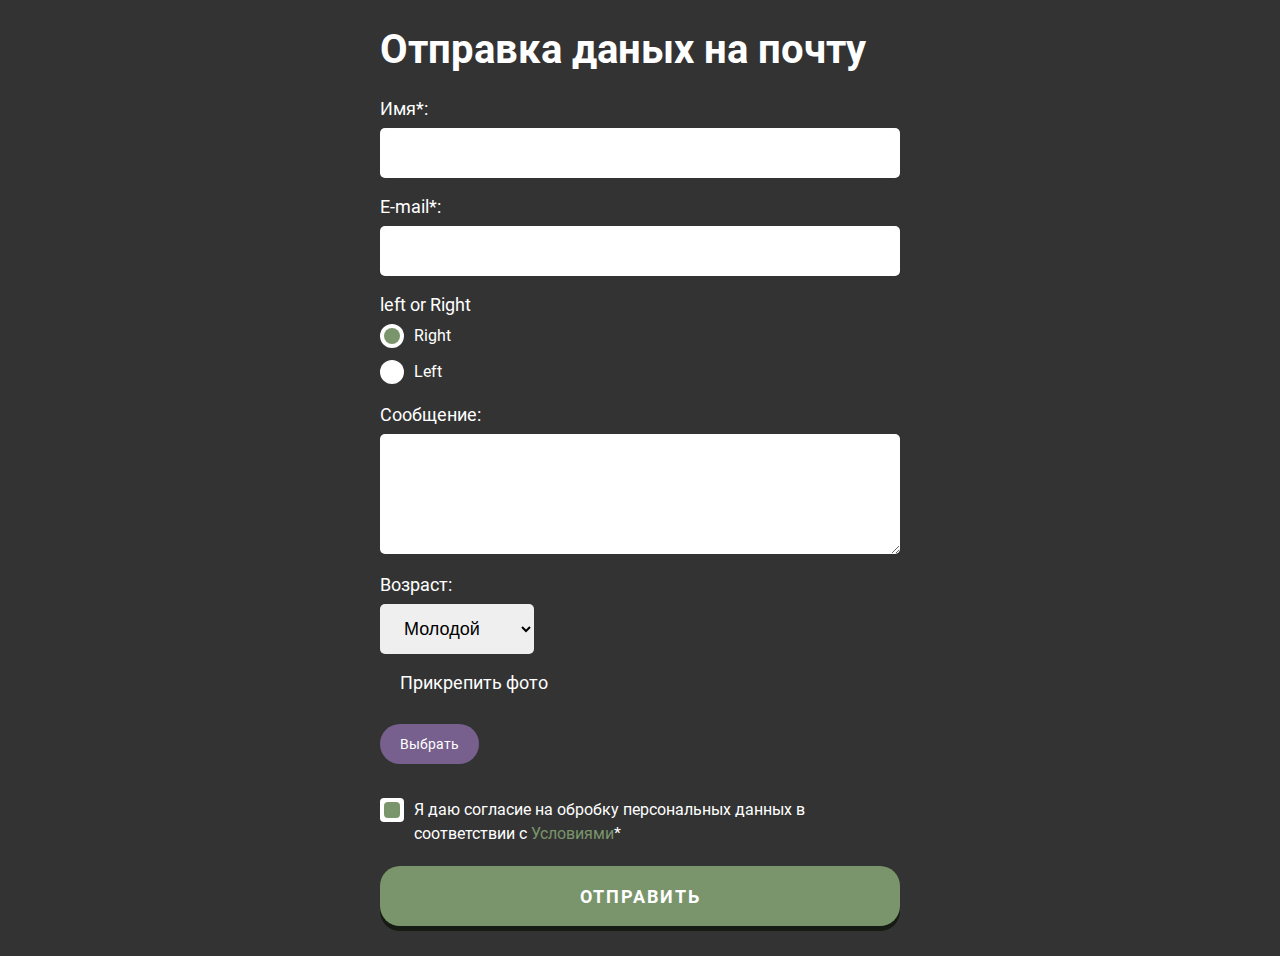
<file: index.html>
<!DOCTYPE html>
<html lang="en">
<head>
    <meta charset="UTF-8">
    <meta name="viewport" content="width=device-width, initial-scale=1.0">
    <meta http-equiv="X-UA-Compatible" content="ie=edge">
    <title>Template</title>
    <link rel="stylesheet" href="css/style.css">
</head>
<body>
    
    <div class="wrapper">
        <div class="form">
            <form action="#" id="form" class="form__body">
                <h1 class="form__title">Отправка даных на почту</h1>
                <div class="form__item">
                    <label for="formName" class="form__label">Имя*:</label>
                    <input id="formName" type="text" name="name" class="form__input _req">
                </div>
                <div class="form__item">
                    <label for="formEmail" class="form__label">E-mail*:</label>
                    <input id="formEmail" type="text" name="email" class="form__input _req _email">
                </div>
                <div class="form__item">
                    <div class="form__label">left or Right</div>
                    <div class="options">
                        <div class="options__item">
                            <input id="formRightHander" checked type="radio" value="right" name="hand" class="options__input">
                            <label for="formRightHander" class="options__label"><span>Right</span></label>
                        </div>
                        <div class="options__item">
                            <input id="formLeftHander" type="radio" value="left" name="hand" class="options__input">
                            <label for="formLeftHander" class="options__label"><span>Left</span></label>
                        </div>
                    </div>
                </div>
                <div class="form__item">
                    <label for="formMessage" class="form__label">Сообщение:</label>
                    <textarea name="Message" id="formMessage" class="form__input"></textarea>
                </div>
                <div class="form__item">
                    <div class="form__label">Возраст:</div>
                    <select name="age" class="select">
                        <option value="от 18 до 25" selected>Молодой</option>
                        <option value="от 25 45">Страрый</option>
                        <option value="от 45">Супер стар</option>
                    </select>
                </div>
                <div class="form__item">
                    <div class="form__input">Прикрепить фото</div>
                    <div class="file">
                        <div class="fie__item">
                            <input id="formImage" accept=".jpg, .png, .gif" type="file" name="image" class="file__input">
                            <div class="file__button">Выбрать</div>
                        </div>
                        <div id="formPreview" class="file__preview"></div>
                    </div>
                </div>
                <div class="form__item">
                    <div class="checkbox">
                        <input checked id="formAgreement" type="checkbox" name="agreement" class="checkbox__input _req">
                        <label for="formAgreement" class="checkbox__label">
                            <span>Я даю согласие на обробку персональных данных в соответствии с <a href="#">Условиями</a>*</span>
                        </label>
                    </div>
                </div>
                <button type="submit" class="form__button">Отправить</button>
            </form>
        </div>
    </div>

    <script src="js/script.js"></script>
</body>
</html>
</file>
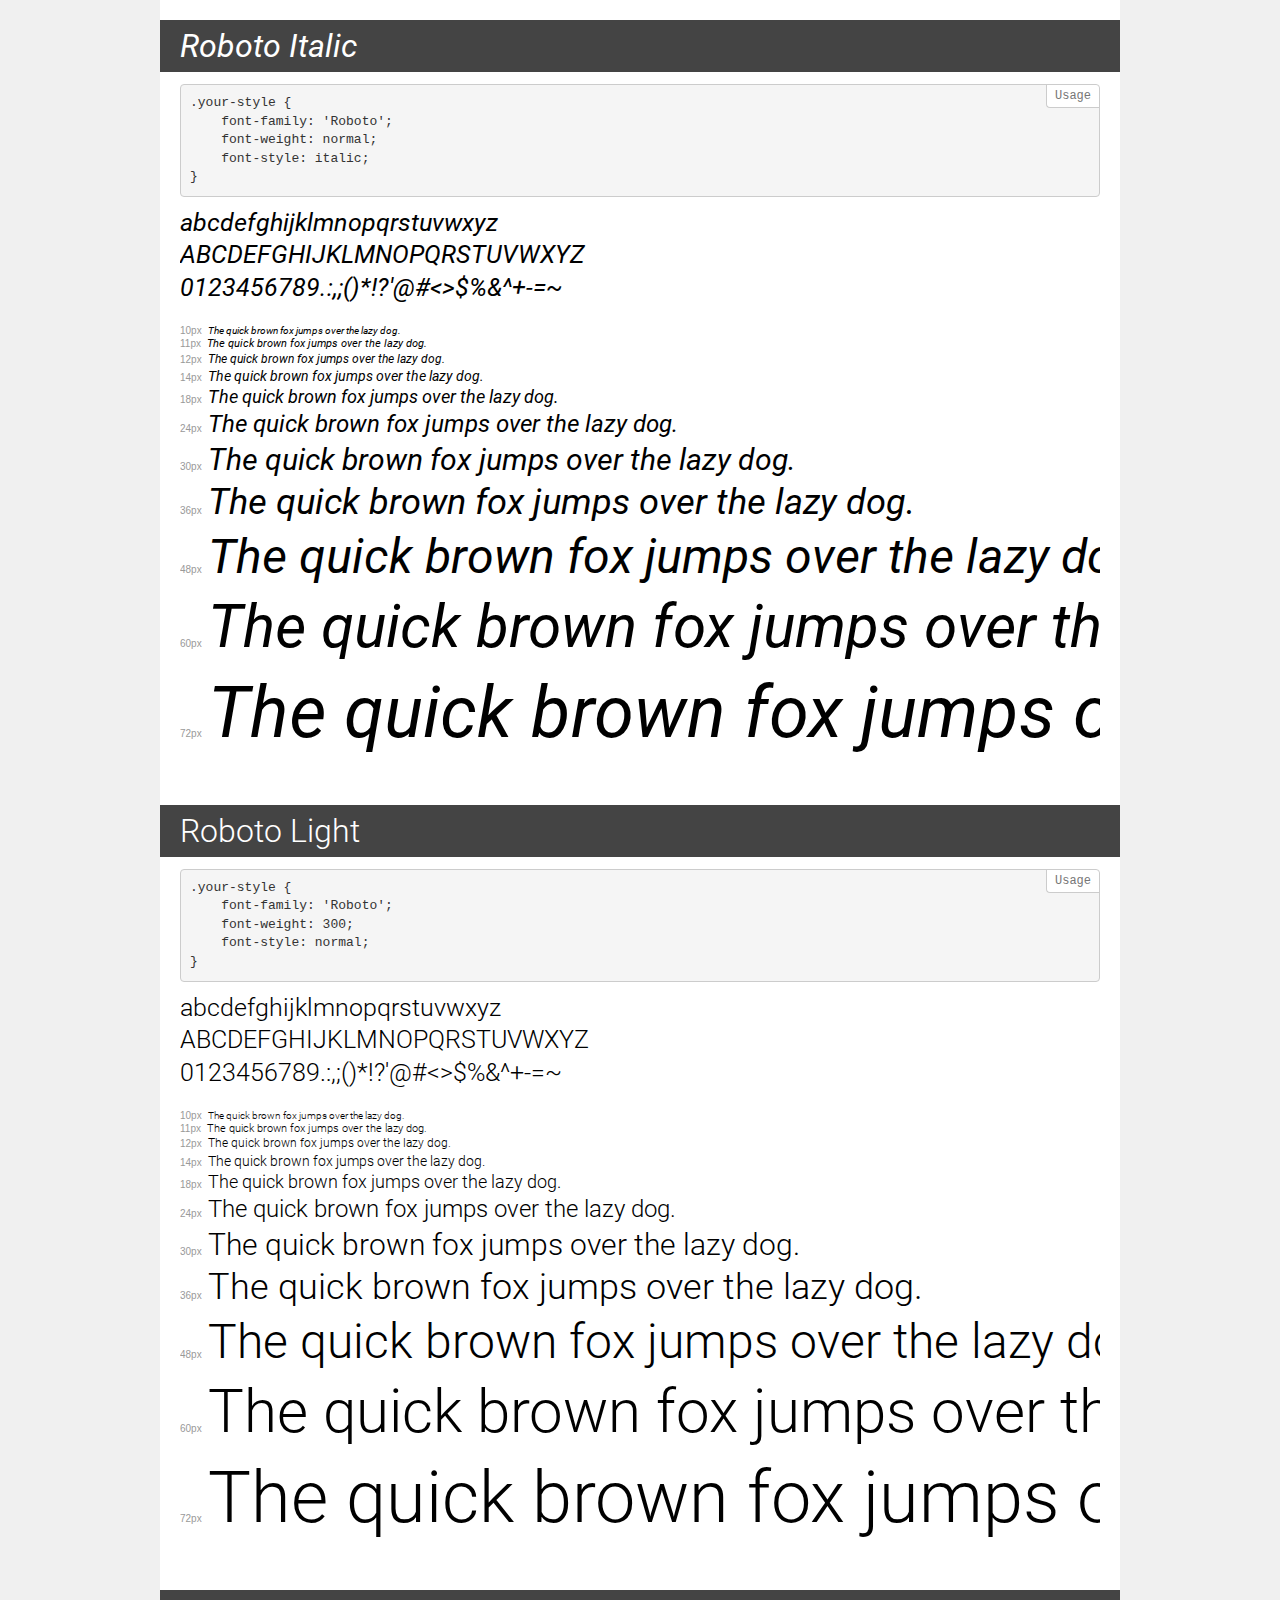
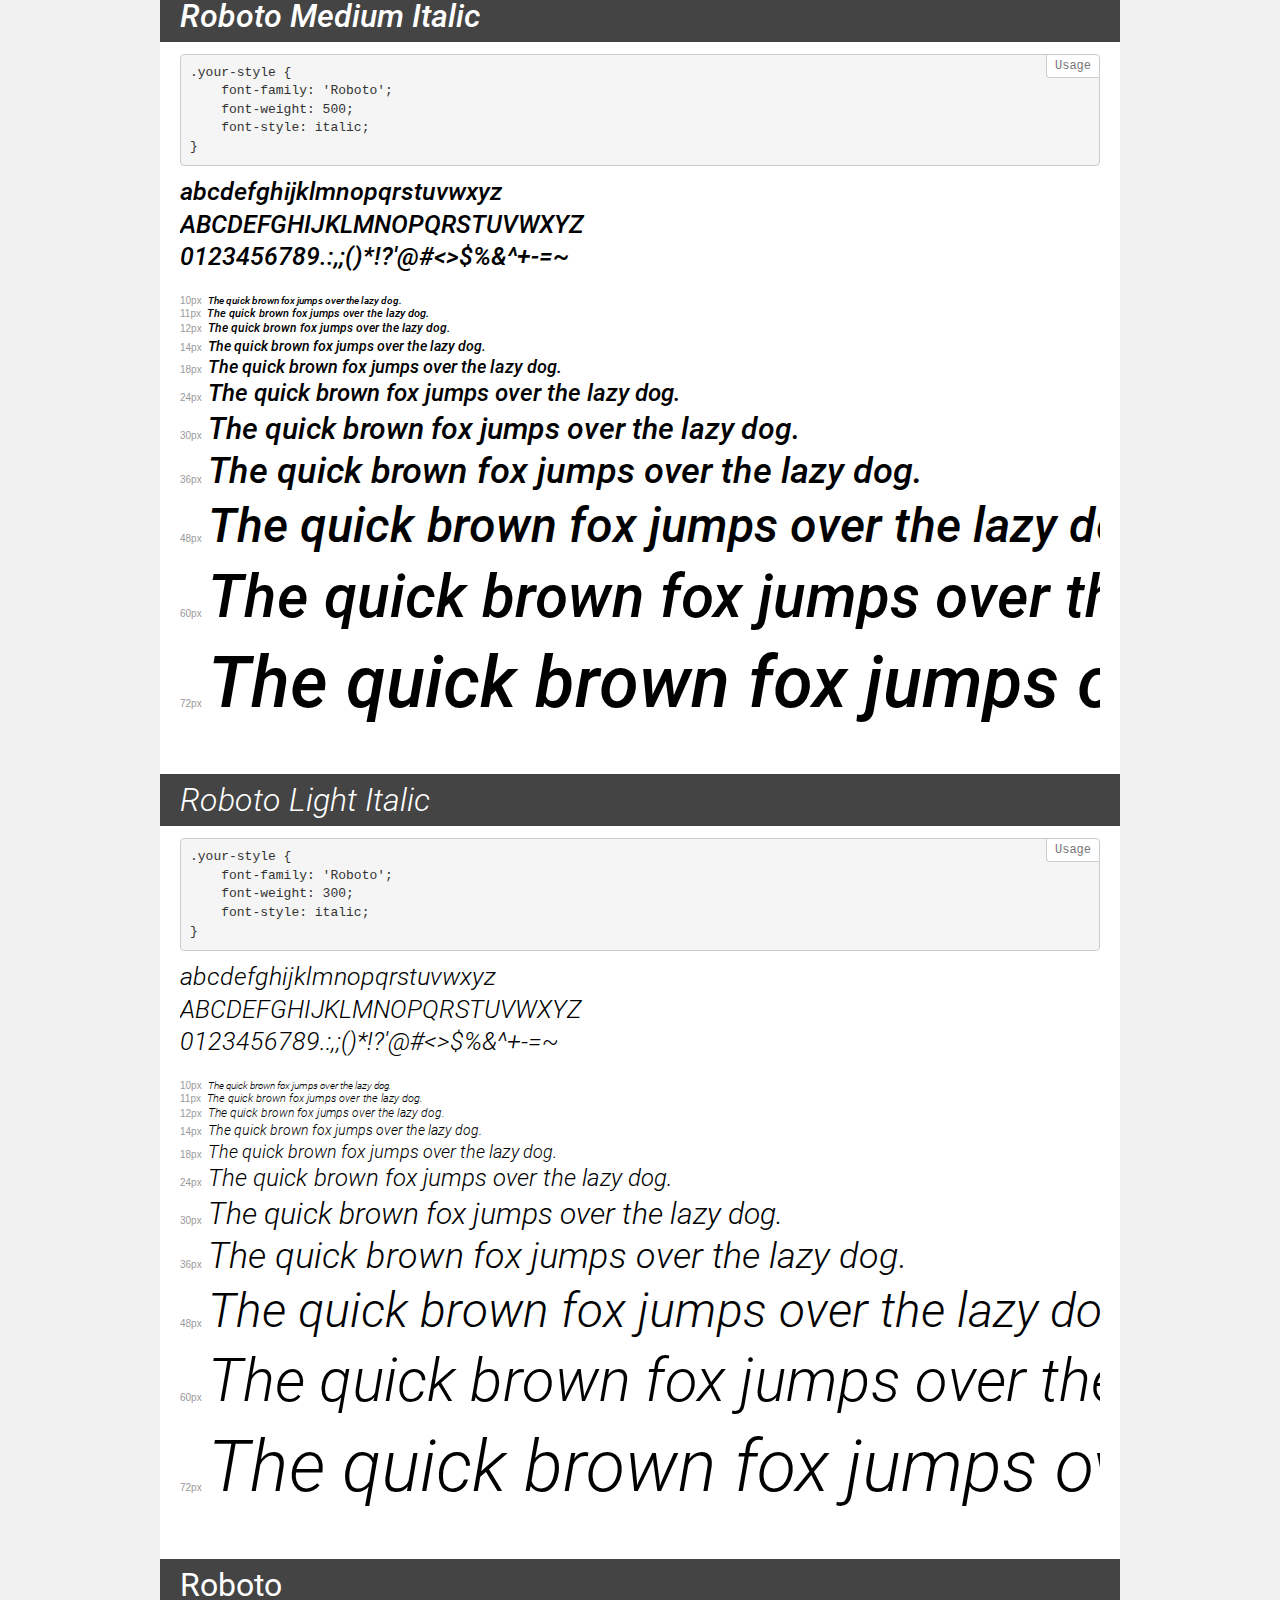
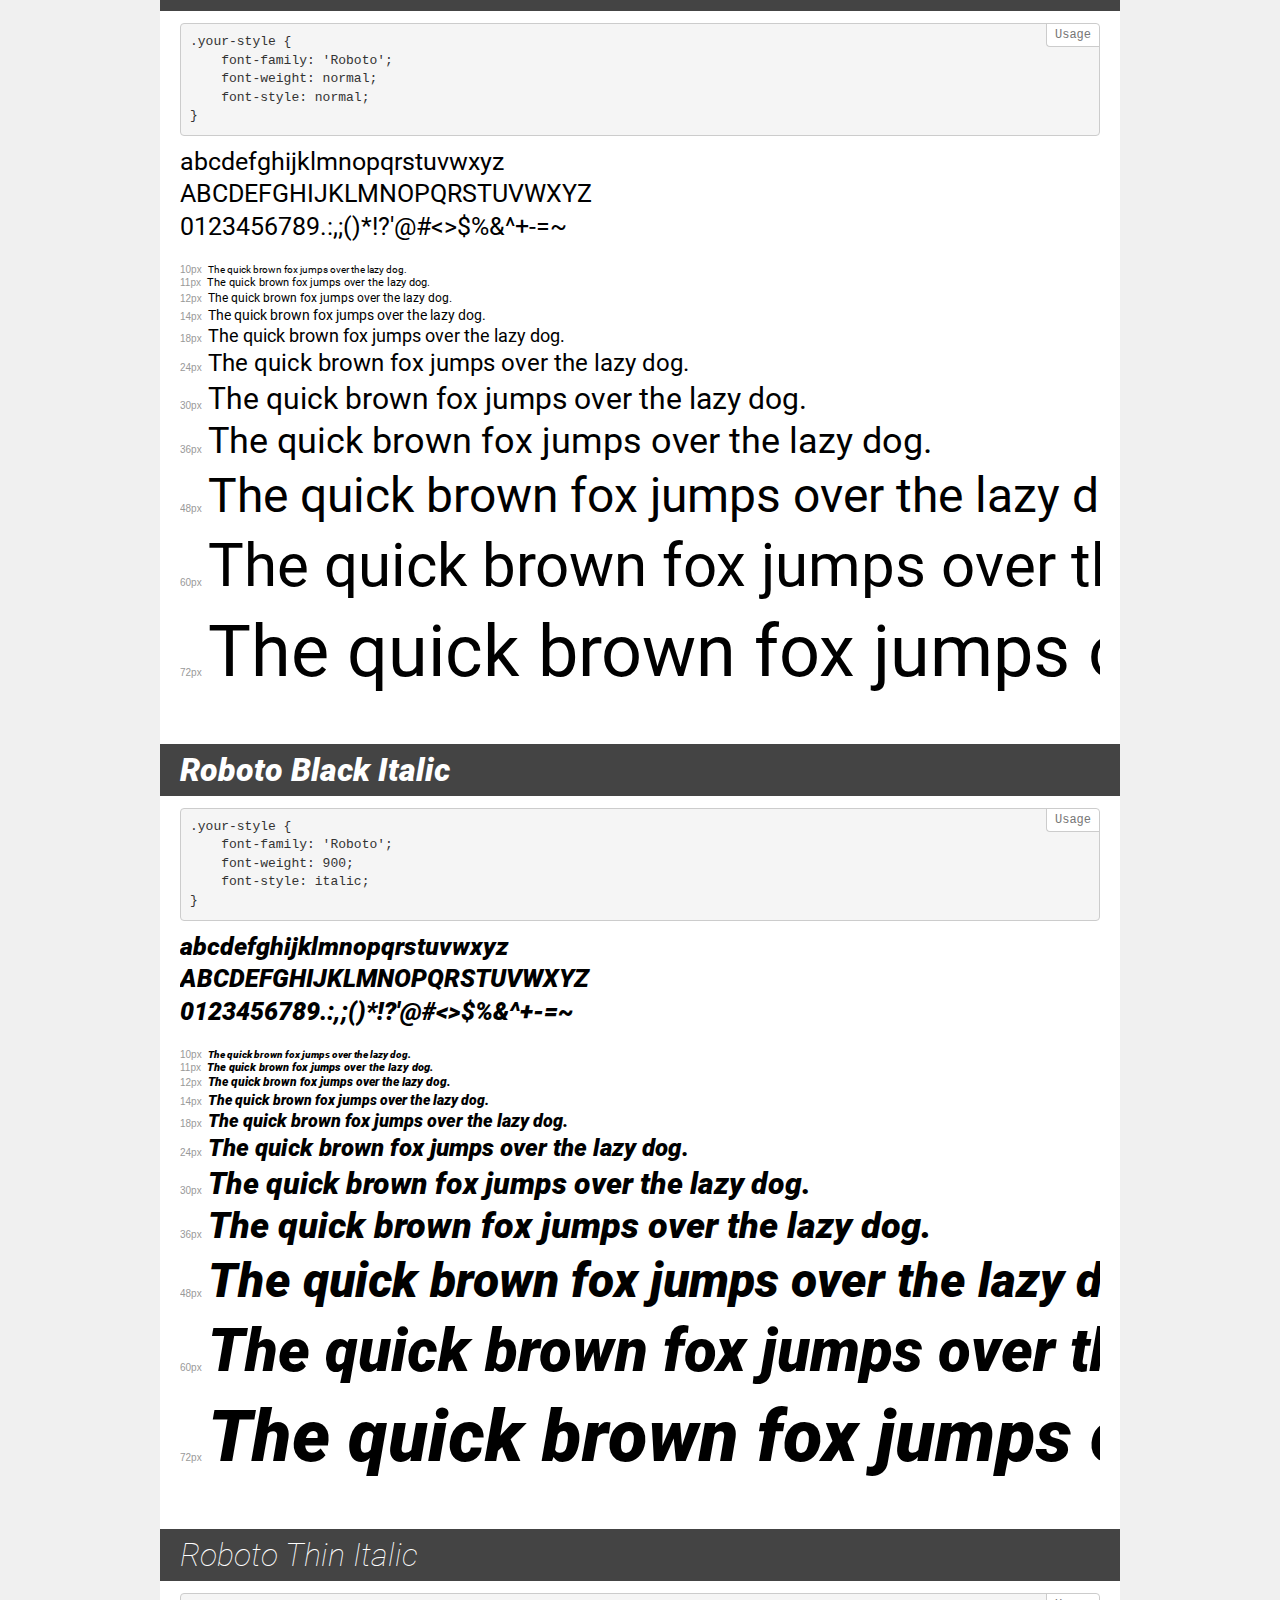
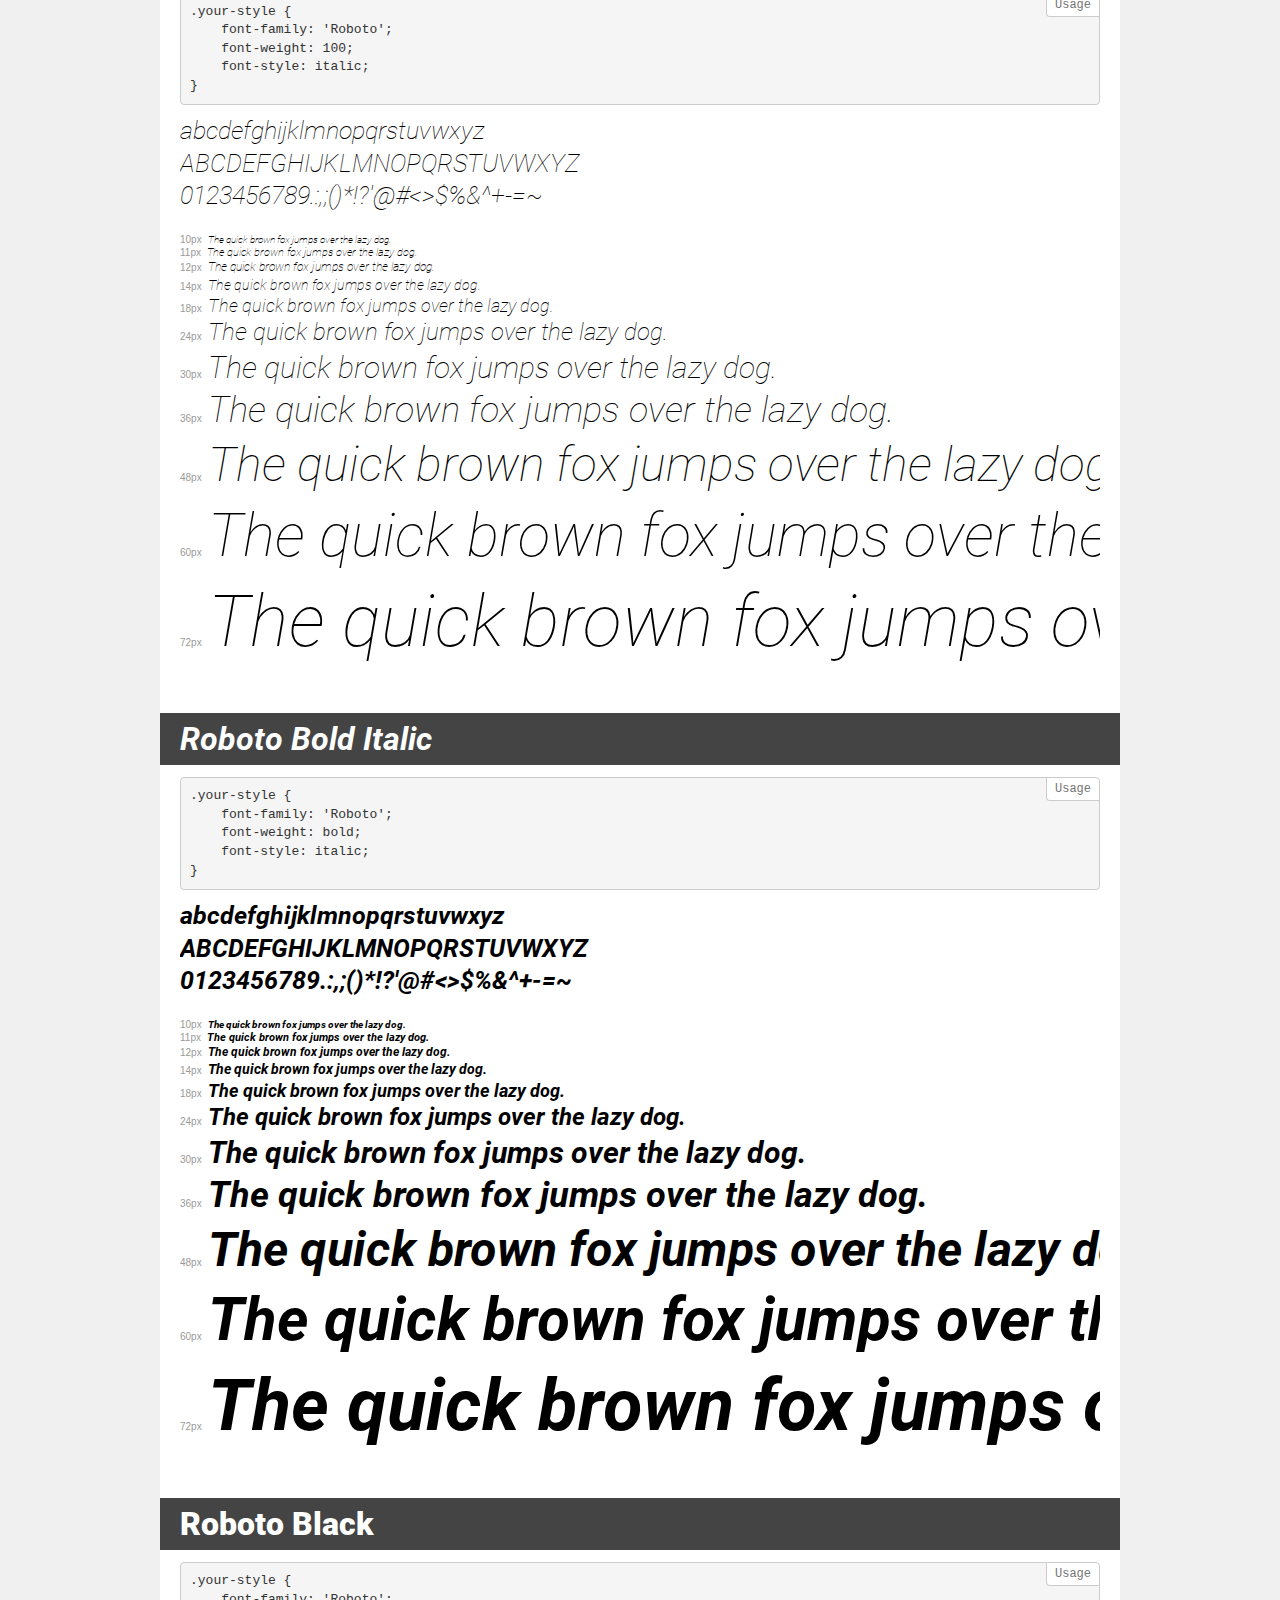
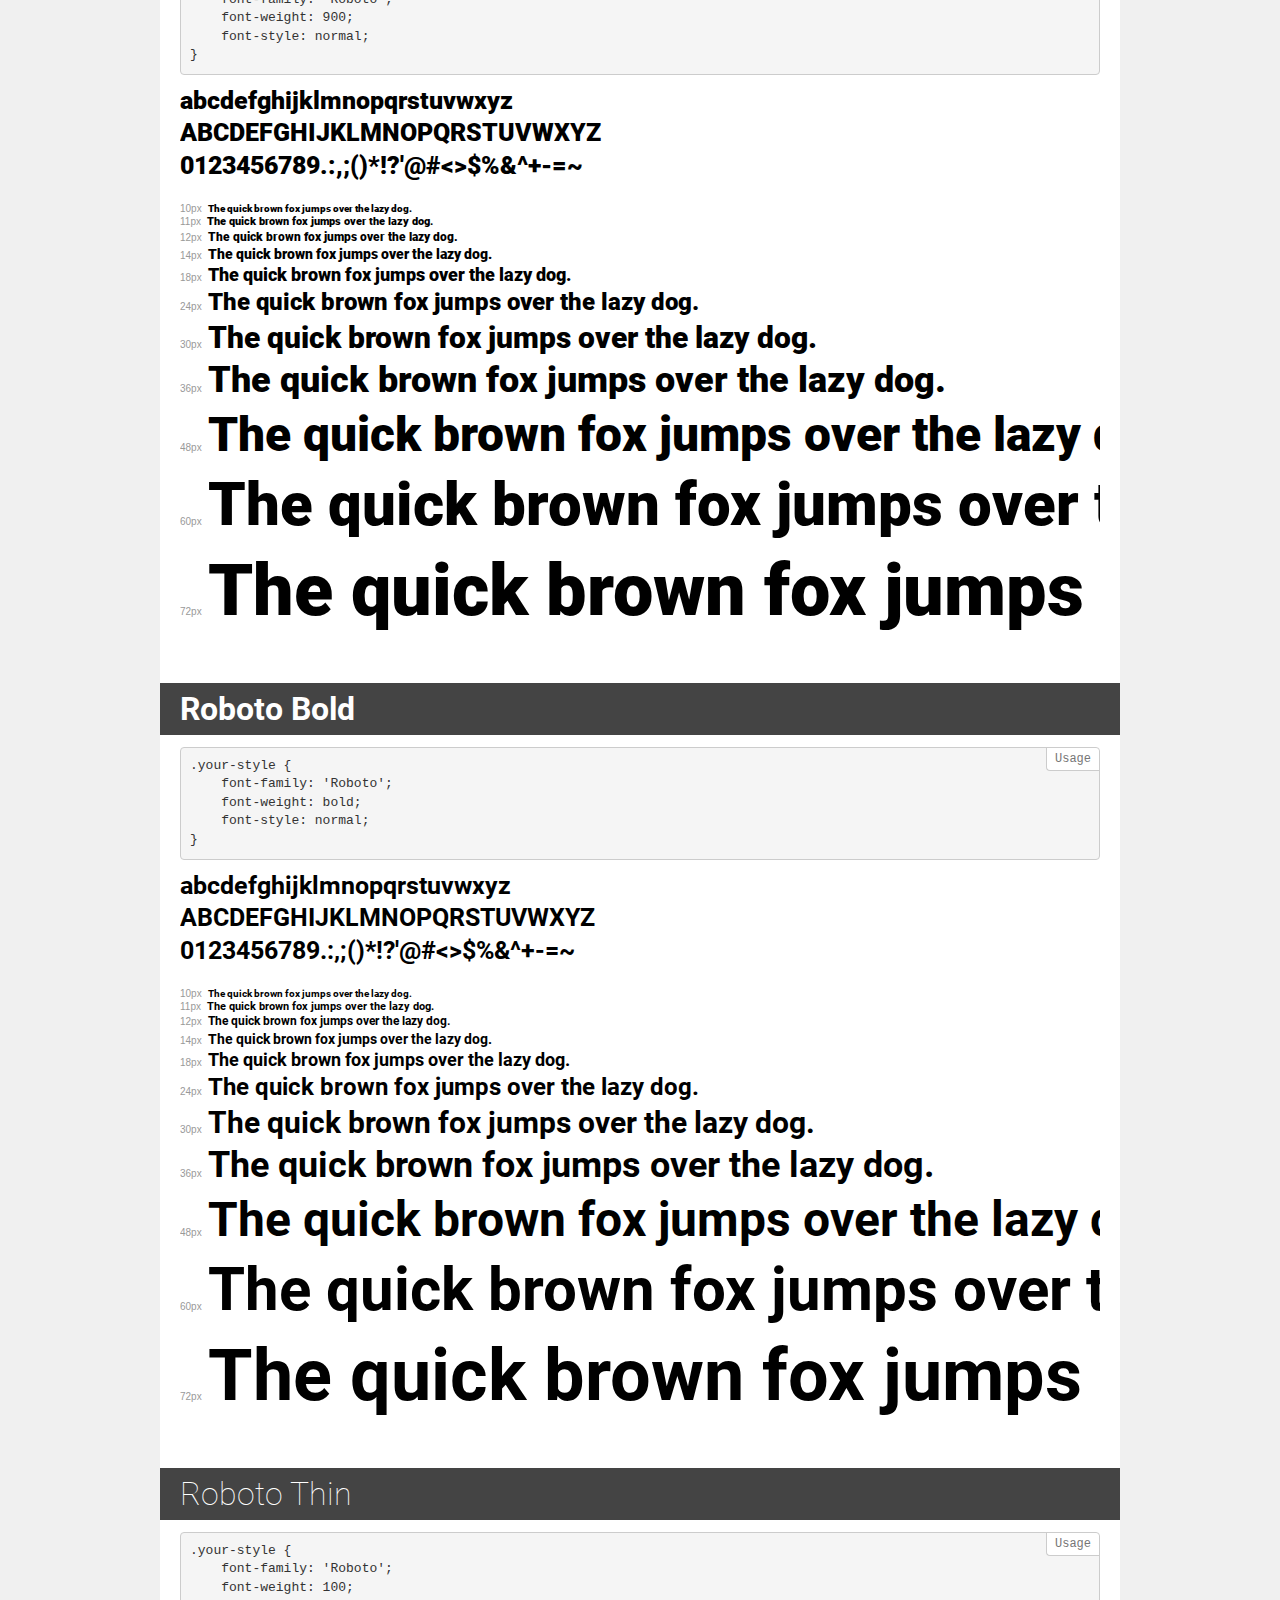
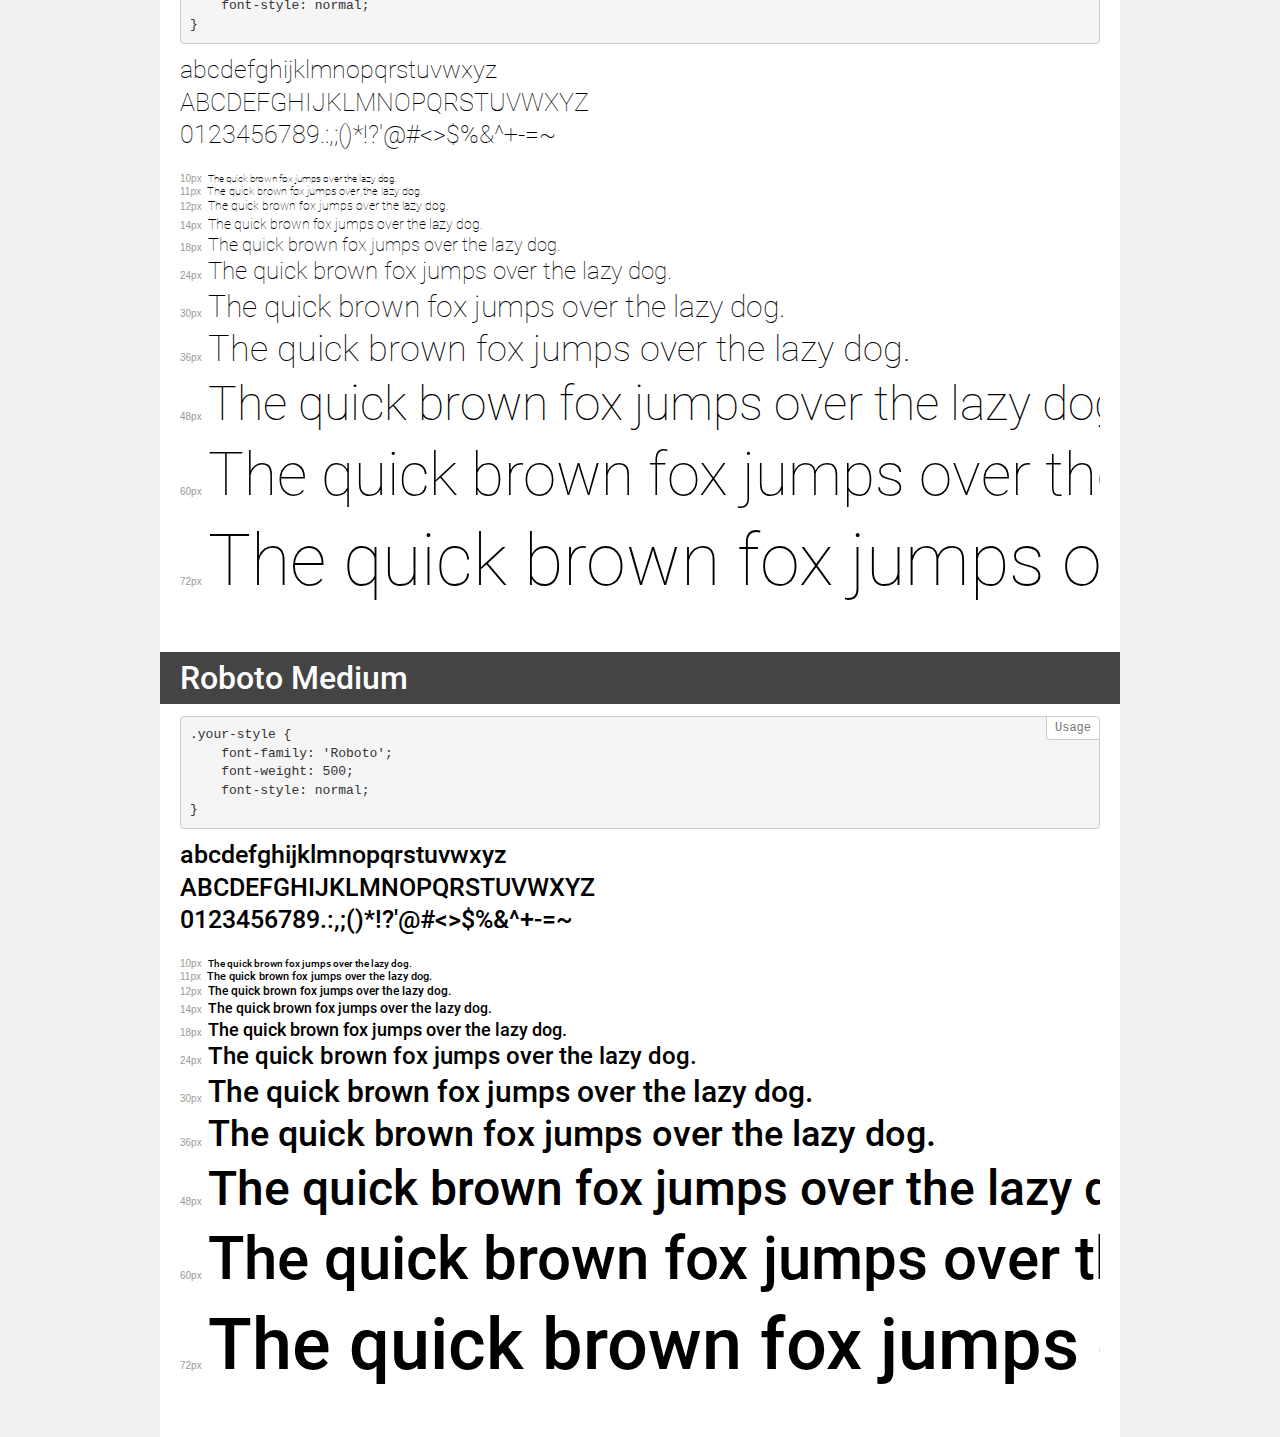
<file: fonts/Roboto/demo.html>
<!DOCTYPE html>
<html lang="en">
<head>
    <meta charset="utf-8">
    <meta http-equiv="X-UA-Compatible" content="IE=edge">
    <meta name="viewport" content="width=device-width, initial-scale=1">
    <meta name="robots" content="noindex, noarchive">
    <meta name="format-detection" content="telephone=no">
    <title>Transfonter demo</title>
    <link href="stylesheet.css" rel="stylesheet">
    <style>
        /*
        http://meyerweb.com/eric/tools/css/reset/
        v2.0 | 20110126
        License: none (public domain)
        */
        html, body, div, span, applet, object, iframe,
        h1, h2, h3, h4, h5, h6, p, blockquote, pre,
        a, abbr, acronym, address, big, cite, code,
        del, dfn, em, img, ins, kbd, q, s, samp,
        small, strike, strong, sub, sup, tt, var,
        b, u, i, center,
        dl, dt, dd, ol, ul, li,
        fieldset, form, label, legend,
        table, caption, tbody, tfoot, thead, tr, th, td,
        article, aside, canvas, details, embed,
        figure, figcaption, footer, header, hgroup,
        menu, nav, output, ruby, section, summary,
        time, mark, audio, video {
            margin: 0;
            padding: 0;
            border: 0;
            font-size: 100%;
            font: inherit;
            vertical-align: baseline;
        }
        /* HTML5 display-role reset for older browsers */
        article, aside, details, figcaption, figure,
        footer, header, hgroup, menu, nav, section {
            display: block;
        }
        body {
            line-height: 1;
        }
        ol, ul {
            list-style: none;
        }
        blockquote, q {
            quotes: none;
        }
        blockquote:before, blockquote:after,
        q:before, q:after {
            content: '';
            content: none;
        }
        table {
            border-collapse: collapse;
            border-spacing: 0;
        }
        /* demo styles */
        body {
            background: #f0f0f0;
            color: #000;
        }
        .page {
            background: #fff;
            width: 920px;
            margin: 0 auto;
            padding: 20px 20px 0 20px;
            overflow: hidden;
        }
        .font-container {
            overflow-x: auto;
            overflow-y: hidden;
            margin-bottom: 40px;
            line-height: 1.3;
            white-space: nowrap;
            padding-bottom: 5px;
        }
        h1 {
            position: relative;
            background: #444;
            font-size: 32px;
            color: #fff;
            padding: 10px 20px;
            margin: 0 -20px 12px -20px;
        }
        .letters {
            font-size: 25px;
            margin-bottom: 20px;
        }
        .s10:before {
            content: '10px';
        }
        .s11:before {
            content: '11px';
        }
        .s12:before {
            content: '12px';
        }
        .s14:before {
            content: '14px';
        }
        .s18:before {
            content: '18px';
        }
        .s24:before {
            content: '24px';
        }
        .s30:before {
            content: '30px';
        }
        .s36:before {
            content: '36px';
        }
        .s48:before {
            content: '48px';
        }
        .s60:before {
            content: '60px';
        }
        .s72:before {
            content: '72px';
        }
        .s10:before, .s11:before, .s12:before, .s14:before,
        .s18:before, .s24:before, .s30:before, .s36:before,
        .s48:before, .s60:before, .s72:before {
            font-family: Arial, sans-serif;
            font-size: 10px;
            font-weight: normal;
            font-style: normal;
            color: #999;
            padding-right: 6px;
        }
        pre {
            display: block;
            position: relative;
            padding: 9px;
            margin: 0 0 10px;
            font-family: Monaco, Menlo, Consolas, "Courier New", monospace;
            font-size: 13px;
            line-height: 1.428571429;
            color: #333;
            font-weight: normal;
            font-style: normal;
            background-color: #f5f5f5;
            border: 1px solid #ccc;
            overflow-x: auto;
            border-radius: 4px;
        }
        pre:after {
            display: block;
            position: absolute;
            right: 0;
            top: 0;
            content: 'Usage';
            line-height: 1;
            padding: 5px 8px;
            font-size: 12px;
            color: #767676;
            background-color: #fff;
            border: 1px solid #ccc;
            border-right: none;
            border-top: none;
            border-radius: 0 4px 0 4px;
            z-index: 10;
        }
        /* responsive */
        @media (max-width: 959px) {
            .page {
                width: auto;
                margin: 0;
            }
        }
    </style>
</head>
<body>
<div class="page">
    <div class="demo">
        <h1 style="font-family: 'Roboto'; font-weight: normal; font-style: italic;">Roboto Italic</h1>
        <pre>.your-style {
    font-family: 'Roboto';
    font-weight: normal;
    font-style: italic;
}</pre>
        <div class="font-container" style="font-family: 'Roboto'; font-weight: normal; font-style: italic;">
            <p class="letters">
                abcdefghijklmnopqrstuvwxyz<br>
ABCDEFGHIJKLMNOPQRSTUVWXYZ<br>
                0123456789.:,;()*!?'@#<>$%&^+-=~
            </p>
            <p class="s10" style="font-size: 10px;">The quick brown fox jumps over the lazy dog.</p>
            <p class="s11" style="font-size: 11px;">The quick brown fox jumps over the lazy dog.</p>
            <p class="s12" style="font-size: 12px;">The quick brown fox jumps over the lazy dog.</p>
            <p class="s14" style="font-size: 14px;">The quick brown fox jumps over the lazy dog.</p>
            <p class="s18" style="font-size: 18px;">The quick brown fox jumps over the lazy dog.</p>
            <p class="s24" style="font-size: 24px;">The quick brown fox jumps over the lazy dog.</p>
            <p class="s30" style="font-size: 30px;">The quick brown fox jumps over the lazy dog.</p>
            <p class="s36" style="font-size: 36px;">The quick brown fox jumps over the lazy dog.</p>
            <p class="s48" style="font-size: 48px;">The quick brown fox jumps over the lazy dog.</p>
            <p class="s60" style="font-size: 60px;">The quick brown fox jumps over the lazy dog.</p>
            <p class="s72" style="font-size: 72px;">The quick brown fox jumps over the lazy dog.</p>
        </div>
    </div>
    <div class="demo">
        <h1 style="font-family: 'Roboto'; font-weight: 300; font-style: normal;">Roboto Light</h1>
        <pre>.your-style {
    font-family: 'Roboto';
    font-weight: 300;
    font-style: normal;
}</pre>
        <div class="font-container" style="font-family: 'Roboto'; font-weight: 300; font-style: normal;">
            <p class="letters">
                abcdefghijklmnopqrstuvwxyz<br>
ABCDEFGHIJKLMNOPQRSTUVWXYZ<br>
                0123456789.:,;()*!?'@#<>$%&^+-=~
            </p>
            <p class="s10" style="font-size: 10px;">The quick brown fox jumps over the lazy dog.</p>
            <p class="s11" style="font-size: 11px;">The quick brown fox jumps over the lazy dog.</p>
            <p class="s12" style="font-size: 12px;">The quick brown fox jumps over the lazy dog.</p>
            <p class="s14" style="font-size: 14px;">The quick brown fox jumps over the lazy dog.</p>
            <p class="s18" style="font-size: 18px;">The quick brown fox jumps over the lazy dog.</p>
            <p class="s24" style="font-size: 24px;">The quick brown fox jumps over the lazy dog.</p>
            <p class="s30" style="font-size: 30px;">The quick brown fox jumps over the lazy dog.</p>
            <p class="s36" style="font-size: 36px;">The quick brown fox jumps over the lazy dog.</p>
            <p class="s48" style="font-size: 48px;">The quick brown fox jumps over the lazy dog.</p>
            <p class="s60" style="font-size: 60px;">The quick brown fox jumps over the lazy dog.</p>
            <p class="s72" style="font-size: 72px;">The quick brown fox jumps over the lazy dog.</p>
        </div>
    </div>
    <div class="demo">
        <h1 style="font-family: 'Roboto'; font-weight: 500; font-style: italic;">Roboto Medium Italic</h1>
        <pre>.your-style {
    font-family: 'Roboto';
    font-weight: 500;
    font-style: italic;
}</pre>
        <div class="font-container" style="font-family: 'Roboto'; font-weight: 500; font-style: italic;">
            <p class="letters">
                abcdefghijklmnopqrstuvwxyz<br>
ABCDEFGHIJKLMNOPQRSTUVWXYZ<br>
                0123456789.:,;()*!?'@#<>$%&^+-=~
            </p>
            <p class="s10" style="font-size: 10px;">The quick brown fox jumps over the lazy dog.</p>
            <p class="s11" style="font-size: 11px;">The quick brown fox jumps over the lazy dog.</p>
            <p class="s12" style="font-size: 12px;">The quick brown fox jumps over the lazy dog.</p>
            <p class="s14" style="font-size: 14px;">The quick brown fox jumps over the lazy dog.</p>
            <p class="s18" style="font-size: 18px;">The quick brown fox jumps over the lazy dog.</p>
            <p class="s24" style="font-size: 24px;">The quick brown fox jumps over the lazy dog.</p>
            <p class="s30" style="font-size: 30px;">The quick brown fox jumps over the lazy dog.</p>
            <p class="s36" style="font-size: 36px;">The quick brown fox jumps over the lazy dog.</p>
            <p class="s48" style="font-size: 48px;">The quick brown fox jumps over the lazy dog.</p>
            <p class="s60" style="font-size: 60px;">The quick brown fox jumps over the lazy dog.</p>
            <p class="s72" style="font-size: 72px;">The quick brown fox jumps over the lazy dog.</p>
        </div>
    </div>
    <div class="demo">
        <h1 style="font-family: 'Roboto'; font-weight: 300; font-style: italic;">Roboto Light Italic</h1>
        <pre>.your-style {
    font-family: 'Roboto';
    font-weight: 300;
    font-style: italic;
}</pre>
        <div class="font-container" style="font-family: 'Roboto'; font-weight: 300; font-style: italic;">
            <p class="letters">
                abcdefghijklmnopqrstuvwxyz<br>
ABCDEFGHIJKLMNOPQRSTUVWXYZ<br>
                0123456789.:,;()*!?'@#<>$%&^+-=~
            </p>
            <p class="s10" style="font-size: 10px;">The quick brown fox jumps over the lazy dog.</p>
            <p class="s11" style="font-size: 11px;">The quick brown fox jumps over the lazy dog.</p>
            <p class="s12" style="font-size: 12px;">The quick brown fox jumps over the lazy dog.</p>
            <p class="s14" style="font-size: 14px;">The quick brown fox jumps over the lazy dog.</p>
            <p class="s18" style="font-size: 18px;">The quick brown fox jumps over the lazy dog.</p>
            <p class="s24" style="font-size: 24px;">The quick brown fox jumps over the lazy dog.</p>
            <p class="s30" style="font-size: 30px;">The quick brown fox jumps over the lazy dog.</p>
            <p class="s36" style="font-size: 36px;">The quick brown fox jumps over the lazy dog.</p>
            <p class="s48" style="font-size: 48px;">The quick brown fox jumps over the lazy dog.</p>
            <p class="s60" style="font-size: 60px;">The quick brown fox jumps over the lazy dog.</p>
            <p class="s72" style="font-size: 72px;">The quick brown fox jumps over the lazy dog.</p>
        </div>
    </div>
    <div class="demo">
        <h1 style="font-family: 'Roboto'; font-weight: normal; font-style: normal;">Roboto</h1>
        <pre>.your-style {
    font-family: 'Roboto';
    font-weight: normal;
    font-style: normal;
}</pre>
        <div class="font-container" style="font-family: 'Roboto'; font-weight: normal; font-style: normal;">
            <p class="letters">
                abcdefghijklmnopqrstuvwxyz<br>
ABCDEFGHIJKLMNOPQRSTUVWXYZ<br>
                0123456789.:,;()*!?'@#<>$%&^+-=~
            </p>
            <p class="s10" style="font-size: 10px;">The quick brown fox jumps over the lazy dog.</p>
            <p class="s11" style="font-size: 11px;">The quick brown fox jumps over the lazy dog.</p>
            <p class="s12" style="font-size: 12px;">The quick brown fox jumps over the lazy dog.</p>
            <p class="s14" style="font-size: 14px;">The quick brown fox jumps over the lazy dog.</p>
            <p class="s18" style="font-size: 18px;">The quick brown fox jumps over the lazy dog.</p>
            <p class="s24" style="font-size: 24px;">The quick brown fox jumps over the lazy dog.</p>
            <p class="s30" style="font-size: 30px;">The quick brown fox jumps over the lazy dog.</p>
            <p class="s36" style="font-size: 36px;">The quick brown fox jumps over the lazy dog.</p>
            <p class="s48" style="font-size: 48px;">The quick brown fox jumps over the lazy dog.</p>
            <p class="s60" style="font-size: 60px;">The quick brown fox jumps over the lazy dog.</p>
            <p class="s72" style="font-size: 72px;">The quick brown fox jumps over the lazy dog.</p>
        </div>
    </div>
    <div class="demo">
        <h1 style="font-family: 'Roboto'; font-weight: 900; font-style: italic;">Roboto Black Italic</h1>
        <pre>.your-style {
    font-family: 'Roboto';
    font-weight: 900;
    font-style: italic;
}</pre>
        <div class="font-container" style="font-family: 'Roboto'; font-weight: 900; font-style: italic;">
            <p class="letters">
                abcdefghijklmnopqrstuvwxyz<br>
ABCDEFGHIJKLMNOPQRSTUVWXYZ<br>
                0123456789.:,;()*!?'@#<>$%&^+-=~
            </p>
            <p class="s10" style="font-size: 10px;">The quick brown fox jumps over the lazy dog.</p>
            <p class="s11" style="font-size: 11px;">The quick brown fox jumps over the lazy dog.</p>
            <p class="s12" style="font-size: 12px;">The quick brown fox jumps over the lazy dog.</p>
            <p class="s14" style="font-size: 14px;">The quick brown fox jumps over the lazy dog.</p>
            <p class="s18" style="font-size: 18px;">The quick brown fox jumps over the lazy dog.</p>
            <p class="s24" style="font-size: 24px;">The quick brown fox jumps over the lazy dog.</p>
            <p class="s30" style="font-size: 30px;">The quick brown fox jumps over the lazy dog.</p>
            <p class="s36" style="font-size: 36px;">The quick brown fox jumps over the lazy dog.</p>
            <p class="s48" style="font-size: 48px;">The quick brown fox jumps over the lazy dog.</p>
            <p class="s60" style="font-size: 60px;">The quick brown fox jumps over the lazy dog.</p>
            <p class="s72" style="font-size: 72px;">The quick brown fox jumps over the lazy dog.</p>
        </div>
    </div>
    <div class="demo">
        <h1 style="font-family: 'Roboto'; font-weight: 100; font-style: italic;">Roboto Thin Italic</h1>
        <pre>.your-style {
    font-family: 'Roboto';
    font-weight: 100;
    font-style: italic;
}</pre>
        <div class="font-container" style="font-family: 'Roboto'; font-weight: 100; font-style: italic;">
            <p class="letters">
                abcdefghijklmnopqrstuvwxyz<br>
ABCDEFGHIJKLMNOPQRSTUVWXYZ<br>
                0123456789.:,;()*!?'@#<>$%&^+-=~
            </p>
            <p class="s10" style="font-size: 10px;">The quick brown fox jumps over the lazy dog.</p>
            <p class="s11" style="font-size: 11px;">The quick brown fox jumps over the lazy dog.</p>
            <p class="s12" style="font-size: 12px;">The quick brown fox jumps over the lazy dog.</p>
            <p class="s14" style="font-size: 14px;">The quick brown fox jumps over the lazy dog.</p>
            <p class="s18" style="font-size: 18px;">The quick brown fox jumps over the lazy dog.</p>
            <p class="s24" style="font-size: 24px;">The quick brown fox jumps over the lazy dog.</p>
            <p class="s30" style="font-size: 30px;">The quick brown fox jumps over the lazy dog.</p>
            <p class="s36" style="font-size: 36px;">The quick brown fox jumps over the lazy dog.</p>
            <p class="s48" style="font-size: 48px;">The quick brown fox jumps over the lazy dog.</p>
            <p class="s60" style="font-size: 60px;">The quick brown fox jumps over the lazy dog.</p>
            <p class="s72" style="font-size: 72px;">The quick brown fox jumps over the lazy dog.</p>
        </div>
    </div>
    <div class="demo">
        <h1 style="font-family: 'Roboto'; font-weight: bold; font-style: italic;">Roboto Bold Italic</h1>
        <pre>.your-style {
    font-family: 'Roboto';
    font-weight: bold;
    font-style: italic;
}</pre>
        <div class="font-container" style="font-family: 'Roboto'; font-weight: bold; font-style: italic;">
            <p class="letters">
                abcdefghijklmnopqrstuvwxyz<br>
ABCDEFGHIJKLMNOPQRSTUVWXYZ<br>
                0123456789.:,;()*!?'@#<>$%&^+-=~
            </p>
            <p class="s10" style="font-size: 10px;">The quick brown fox jumps over the lazy dog.</p>
            <p class="s11" style="font-size: 11px;">The quick brown fox jumps over the lazy dog.</p>
            <p class="s12" style="font-size: 12px;">The quick brown fox jumps over the lazy dog.</p>
            <p class="s14" style="font-size: 14px;">The quick brown fox jumps over the lazy dog.</p>
            <p class="s18" style="font-size: 18px;">The quick brown fox jumps over the lazy dog.</p>
            <p class="s24" style="font-size: 24px;">The quick brown fox jumps over the lazy dog.</p>
            <p class="s30" style="font-size: 30px;">The quick brown fox jumps over the lazy dog.</p>
            <p class="s36" style="font-size: 36px;">The quick brown fox jumps over the lazy dog.</p>
            <p class="s48" style="font-size: 48px;">The quick brown fox jumps over the lazy dog.</p>
            <p class="s60" style="font-size: 60px;">The quick brown fox jumps over the lazy dog.</p>
            <p class="s72" style="font-size: 72px;">The quick brown fox jumps over the lazy dog.</p>
        </div>
    </div>
    <div class="demo">
        <h1 style="font-family: 'Roboto'; font-weight: 900; font-style: normal;">Roboto Black</h1>
        <pre>.your-style {
    font-family: 'Roboto';
    font-weight: 900;
    font-style: normal;
}</pre>
        <div class="font-container" style="font-family: 'Roboto'; font-weight: 900; font-style: normal;">
            <p class="letters">
                abcdefghijklmnopqrstuvwxyz<br>
ABCDEFGHIJKLMNOPQRSTUVWXYZ<br>
                0123456789.:,;()*!?'@#<>$%&^+-=~
            </p>
            <p class="s10" style="font-size: 10px;">The quick brown fox jumps over the lazy dog.</p>
            <p class="s11" style="font-size: 11px;">The quick brown fox jumps over the lazy dog.</p>
            <p class="s12" style="font-size: 12px;">The quick brown fox jumps over the lazy dog.</p>
            <p class="s14" style="font-size: 14px;">The quick brown fox jumps over the lazy dog.</p>
            <p class="s18" style="font-size: 18px;">The quick brown fox jumps over the lazy dog.</p>
            <p class="s24" style="font-size: 24px;">The quick brown fox jumps over the lazy dog.</p>
            <p class="s30" style="font-size: 30px;">The quick brown fox jumps over the lazy dog.</p>
            <p class="s36" style="font-size: 36px;">The quick brown fox jumps over the lazy dog.</p>
            <p class="s48" style="font-size: 48px;">The quick brown fox jumps over the lazy dog.</p>
            <p class="s60" style="font-size: 60px;">The quick brown fox jumps over the lazy dog.</p>
            <p class="s72" style="font-size: 72px;">The quick brown fox jumps over the lazy dog.</p>
        </div>
    </div>
    <div class="demo">
        <h1 style="font-family: 'Roboto'; font-weight: bold; font-style: normal;">Roboto Bold</h1>
        <pre>.your-style {
    font-family: 'Roboto';
    font-weight: bold;
    font-style: normal;
}</pre>
        <div class="font-container" style="font-family: 'Roboto'; font-weight: bold; font-style: normal;">
            <p class="letters">
                abcdefghijklmnopqrstuvwxyz<br>
ABCDEFGHIJKLMNOPQRSTUVWXYZ<br>
                0123456789.:,;()*!?'@#<>$%&^+-=~
            </p>
            <p class="s10" style="font-size: 10px;">The quick brown fox jumps over the lazy dog.</p>
            <p class="s11" style="font-size: 11px;">The quick brown fox jumps over the lazy dog.</p>
            <p class="s12" style="font-size: 12px;">The quick brown fox jumps over the lazy dog.</p>
            <p class="s14" style="font-size: 14px;">The quick brown fox jumps over the lazy dog.</p>
            <p class="s18" style="font-size: 18px;">The quick brown fox jumps over the lazy dog.</p>
            <p class="s24" style="font-size: 24px;">The quick brown fox jumps over the lazy dog.</p>
            <p class="s30" style="font-size: 30px;">The quick brown fox jumps over the lazy dog.</p>
            <p class="s36" style="font-size: 36px;">The quick brown fox jumps over the lazy dog.</p>
            <p class="s48" style="font-size: 48px;">The quick brown fox jumps over the lazy dog.</p>
            <p class="s60" style="font-size: 60px;">The quick brown fox jumps over the lazy dog.</p>
            <p class="s72" style="font-size: 72px;">The quick brown fox jumps over the lazy dog.</p>
        </div>
    </div>
    <div class="demo">
        <h1 style="font-family: 'Roboto'; font-weight: 100; font-style: normal;">Roboto Thin</h1>
        <pre>.your-style {
    font-family: 'Roboto';
    font-weight: 100;
    font-style: normal;
}</pre>
        <div class="font-container" style="font-family: 'Roboto'; font-weight: 100; font-style: normal;">
            <p class="letters">
                abcdefghijklmnopqrstuvwxyz<br>
ABCDEFGHIJKLMNOPQRSTUVWXYZ<br>
                0123456789.:,;()*!?'@#<>$%&^+-=~
            </p>
            <p class="s10" style="font-size: 10px;">The quick brown fox jumps over the lazy dog.</p>
            <p class="s11" style="font-size: 11px;">The quick brown fox jumps over the lazy dog.</p>
            <p class="s12" style="font-size: 12px;">The quick brown fox jumps over the lazy dog.</p>
            <p class="s14" style="font-size: 14px;">The quick brown fox jumps over the lazy dog.</p>
            <p class="s18" style="font-size: 18px;">The quick brown fox jumps over the lazy dog.</p>
            <p class="s24" style="font-size: 24px;">The quick brown fox jumps over the lazy dog.</p>
            <p class="s30" style="font-size: 30px;">The quick brown fox jumps over the lazy dog.</p>
            <p class="s36" style="font-size: 36px;">The quick brown fox jumps over the lazy dog.</p>
            <p class="s48" style="font-size: 48px;">The quick brown fox jumps over the lazy dog.</p>
            <p class="s60" style="font-size: 60px;">The quick brown fox jumps over the lazy dog.</p>
            <p class="s72" style="font-size: 72px;">The quick brown fox jumps over the lazy dog.</p>
        </div>
    </div>
    <div class="demo">
        <h1 style="font-family: 'Roboto'; font-weight: 500; font-style: normal;">Roboto Medium</h1>
        <pre>.your-style {
    font-family: 'Roboto';
    font-weight: 500;
    font-style: normal;
}</pre>
        <div class="font-container" style="font-family: 'Roboto'; font-weight: 500; font-style: normal;">
            <p class="letters">
                abcdefghijklmnopqrstuvwxyz<br>
ABCDEFGHIJKLMNOPQRSTUVWXYZ<br>
                0123456789.:,;()*!?'@#<>$%&^+-=~
            </p>
            <p class="s10" style="font-size: 10px;">The quick brown fox jumps over the lazy dog.</p>
            <p class="s11" style="font-size: 11px;">The quick brown fox jumps over the lazy dog.</p>
            <p class="s12" style="font-size: 12px;">The quick brown fox jumps over the lazy dog.</p>
            <p class="s14" style="font-size: 14px;">The quick brown fox jumps over the lazy dog.</p>
            <p class="s18" style="font-size: 18px;">The quick brown fox jumps over the lazy dog.</p>
            <p class="s24" style="font-size: 24px;">The quick brown fox jumps over the lazy dog.</p>
            <p class="s30" style="font-size: 30px;">The quick brown fox jumps over the lazy dog.</p>
            <p class="s36" style="font-size: 36px;">The quick brown fox jumps over the lazy dog.</p>
            <p class="s48" style="font-size: 48px;">The quick brown fox jumps over the lazy dog.</p>
            <p class="s60" style="font-size: 60px;">The quick brown fox jumps over the lazy dog.</p>
            <p class="s72" style="font-size: 72px;">The quick brown fox jumps over the lazy dog.</p>
        </div>
    </div>
</div>
</body>
</html>
</file>
<file: css/style.css>
@charset "UTF-8";
/*Обнуление*/
* {
  padding: 0;
  margin: 0;
  border: 0;
}

*, *:before, *:after {
  -webkit-box-sizing: border-box;
  box-sizing: border-box;
}

:focus, :active {
  outline: none;
}

a:focus, a:active {
  outline: none;
}

nav, footer, header, aside {
  display: block;
}

html, body {
  height: 100%;
  width: 100%;
  font-size: 100%;
  line-height: 1;
  font-size: 14px;
  -ms-text-size-adjust: 100%;
  -moz-text-size-adjust: 100%;
  -webkit-text-size-adjust: 100%;
}

input, button, textarea {
  font-family: inherit;
}

input::-ms-clear {
  display: none;
}

button {
  cursor: pointer;
}

button::-moz-focus-inner {
  padding: 0;
  border: 0;
}

a, a:visited {
  text-decoration: none;
}

a:hover {
  text-decoration: none;
}

ul li {
  list-style: none;
}

img {
  vertical-align: top;
}

h1, h2, h3, h4, h5, h6 {
  font-size: inherit;
  font-weight: 400;
}

/*--------------------*/
@font-face {
  font-family: 'Roboto';
  src: url("../fonts/Roboto/Roboto-Italic.woff2") format("woff2"), url("../fonts/Roboto/Roboto-Italic.woff") format("woff");
  font-weight: normal;
  font-style: italic;
  font-display: swap;
}

@font-face {
  font-family: 'Roboto';
  src: url("../fonts/Roboto/Roboto-Light.woff2") format("woff2"), url("../fonts/Roboto/Roboto-Light.woff") format("woff");
  font-weight: 300;
  font-style: normal;
  font-display: swap;
}

@font-face {
  font-family: 'Roboto';
  src: url("../fonts/Roboto/Roboto-MediumItalic.woff2") format("woff2"), url("../fonts/Roboto/Roboto-MediumItalic.woff") format("woff");
  font-weight: 500;
  font-style: italic;
  font-display: swap;
}

@font-face {
  font-family: 'Roboto';
  src: url("../fonts/Roboto/Roboto-LightItalic.woff2") format("woff2"), url("../fonts/Roboto/Roboto-LightItalic.woff") format("woff");
  font-weight: 300;
  font-style: italic;
  font-display: swap;
}

@font-face {
  font-family: 'Roboto';
  src: url("../fonts/Roboto/Roboto-Regular.woff2") format("woff2"), url("../fonts/Roboto/Roboto-Regular.woff") format("woff");
  font-weight: normal;
  font-style: normal;
  font-display: swap;
}

@font-face {
  font-family: 'Roboto';
  src: url("../fonts/Roboto/Roboto-BlackItalic.woff2") format("woff2"), url("../fonts/Roboto/Roboto-BlackItalic.woff") format("woff");
  font-weight: 900;
  font-style: italic;
  font-display: swap;
}

@font-face {
  font-family: 'Roboto';
  src: url("../fonts/Roboto/Roboto-ThinItalic.woff2") format("woff2"), url("../fonts/Roboto/Roboto-ThinItalic.woff") format("woff");
  font-weight: 100;
  font-style: italic;
  font-display: swap;
}

@font-face {
  font-family: 'Roboto';
  src: url("../fonts/Roboto/Roboto-BoldItalic.woff2") format("woff2"), url("../fonts/Roboto/Roboto-BoldItalic.woff") format("woff");
  font-weight: bold;
  font-style: italic;
  font-display: swap;
}

@font-face {
  font-family: 'Roboto';
  src: url("../fonts/Roboto/Roboto-Black.woff2") format("woff2"), url("../fonts/Roboto/Roboto-Black.woff") format("woff");
  font-weight: 900;
  font-style: normal;
  font-display: swap;
}

@font-face {
  font-family: 'Roboto';
  src: url("../fonts/Roboto/Roboto-Bold.woff2") format("woff2"), url("../fonts/Roboto/Roboto-Bold.woff") format("woff");
  font-weight: bold;
  font-style: normal;
  font-display: swap;
}

@font-face {
  font-family: 'Roboto';
  src: url("../fonts/Roboto/Roboto-Thin.woff2") format("woff2"), url("../fonts/Roboto/Roboto-Thin.woff") format("woff");
  font-weight: 100;
  font-style: normal;
  font-display: swap;
}

@font-face {
  font-family: 'Roboto';
  src: url("../fonts/Roboto/Roboto-Medium.woff2") format("woff2"), url("../fonts/Roboto/Roboto-Medium.woff") format("woff");
  font-weight: 500;
  font-style: normal;
  font-display: swap;
}

body {
  font-family: 'Roboto',sans-serif;
  background-color: #333;
}

.form {
  max-width: 550px;
  margin: 0 auto;
  color: #ffffff;
  padding: 30px 15px;
}

.form__title {
  font-size: 40px;
  font-weight: 700;
  margin-bottom: 30px;
}

.form__item {
  margin-bottom: 20px;
}

.form__label {
  font-size: 18px;
  display: block;
  margin-bottom: 10px;
}

.form__input {
  height: 50px;
  padding: 0 20px;
  border-radius: 5px;
  width: 100%;
  font-size: 18px;
  -webkit-transition: 400ms;
  transition: 400ms;
}

.form__input:focus {
  -webkit-box-shadow: 0 0 15px #7a956b;
          box-shadow: 0 0 15px #7a956b;
}

.form__input._error {
  -webkit-box-shadow: 0 0 15px red;
          box-shadow: 0 0 15px red;
}

textarea.form__input {
  min-height: 120px;
  resize: vertical;
  padding: 20px;
}

.options {
  margin-top: 10px;
}

.options__item {
  margin-bottom: 10px;
}

.options__input {
  display: none;
}

.options__input:checked + .options__label::after {
  -webkit-transform: scale(1);
          transform: scale(1);
}

.options__label {
  display: -webkit-inline-box;
  display: -ms-inline-flexbox;
  display: inline-flex;
  font-size: 16px;
  line-height: 140%;
  -webkit-box-align: center;
      -ms-flex-align: center;
          align-items: center;
  position: relative;
  cursor: pointer;
}

.options__label::before {
  content: '';
  -ms-flex-item-align: start;
      align-self: flex-start;
  -webkit-box-flex: 0;
      -ms-flex: 0 0 24px;
          flex: 0 0 24px;
  height: 24px;
  background-color: #ffffff;
  border-radius: 50%;
  margin-right: 10px;
}

.options__label::after {
  content: '';
  position: absolute;
  top: 4px;
  left: 4px;
  width: 16px;
  height: 16px;
  background-color: #7a956b;
  border-radius: 50%;
  -webkit-transform: scale(0);
          transform: scale(0);
  -webkit-transition: 300ms;
  transition: 300ms;
}

.select {
  width: 175  px;
  height: 50px;
  border-radius: 5px;
  font-size: 18px;
  padding: 0 20px;
}

.fie__item {
  position: relative;
}

.file__input {
  position: absolute;
  top: 0;
  left: 0;
  width: 100%;
  height: 100%;
  opacity: 0;
  font-size: 0;
  cursor: pointer;
}

.file__button {
  display: -webkit-inline-box;
  display: -ms-inline-flexbox;
  display: inline-flex;
  min-height: 40px;
  border-radius: 30px;
  -webkit-box-pack: center;
      -ms-flex-pack: center;
          justify-content: center;
  -webkit-box-align: center;
      -ms-flex-align: center;
          align-items: center;
  background-color: #77608d;
  padding: 0 20px;
}

.file__preview {
  display: inline-block;
  max-width: 100px;
  padding-top: 10px;
}

.file__preview img {
  max-width: 100%;
}

.checkbox._error .checkbox__label::before {
  -webkit-box-shadow: 0 0 15px red;
          box-shadow: 0 0 15px red;
}

.checkbox__input {
  display: none;
}

.checkbox__input:checked + .checkbox__label::after {
  -webkit-transform: scale(1);
          transform: scale(1);
}

.checkbox__label {
  font-size: 16px;
  line-height: 1.5;
  display: -webkit-inline-box;
  display: -ms-inline-flexbox;
  display: inline-flex;
  -webkit-box-align: center;
      -ms-flex-align: center;
          align-items: center;
  position: relative;
  cursor: pointer;
}

.checkbox__label::before {
  content: '';
  -webkit-box-flex: 0;
      -ms-flex: 0 0 24px;
          flex: 0 0 24px;
  height: 24px;
  background-color: #ffffff;
  border-radius: 4px;
  -ms-flex-item-align: start;
      align-self: flex-start;
  margin-right: 10px;
}

.checkbox__label::after {
  content: '';
  -webkit-transition: 400ms;
  transition: 400ms;
  width: 16px;
  height: 16px;
  position: absolute;
  top: 4px;
  left: 4px;
  background-color: #7a956b;
  border-radius: 4px;
  -webkit-transform: scale(0);
          transform: scale(0);
}

.checkbox__label a {
  color: #7a956b;
}

.form__button {
  width: 100%;
  display: -webkit-box;
  display: -ms-flexbox;
  display: flex;
  -webkit-box-pack: center;
      -ms-flex-pack: center;
          justify-content: center;
  -webkit-box-align: center;
      -ms-flex-align: center;
          align-items: center;
  min-height: 60px;
  background-color: #7a956b;
  color: #ffffff;
  font-size: 18px;
  text-transform: uppercase;
  letter-spacing: 2px;
  font-weight: 700;
  cursor: pointer;
  border-radius: 20px;
  -webkit-box-shadow: 0 5px 0 #161b13;
          box-shadow: 0 5px 0 #161b13;
  -webkit-transition: background-color 0.4s;
  transition: background-color 0.4s;
  position: relative;
  top: 0;
}

.form__button:hover {
  background-color: #4f6146;
}

.form__button:active {
  top: 3px;
  -webkit-box-shadow: 0 2px 0 #161b13;
          box-shadow: 0 2px 0 #161b13;
}
/*# sourceMappingURL=style.css.map */
</file>
<file: fonts/Roboto/stylesheet.css>
@font-face {
    font-family: 'Roboto';
    src: url('Roboto-Italic.woff2') format('woff2'),
        url('Roboto-Italic.woff') format('woff');
    font-weight: normal;
    font-style: italic;
    font-display: swap;
}

@font-face {
    font-family: 'Roboto';
    src: url('Roboto-Light.woff2') format('woff2'),
        url('Roboto-Light.woff') format('woff');
    font-weight: 300;
    font-style: normal;
    font-display: swap;
}

@font-face {
    font-family: 'Roboto';
    src: url('Roboto-MediumItalic.woff2') format('woff2'),
        url('Roboto-MediumItalic.woff') format('woff');
    font-weight: 500;
    font-style: italic;
    font-display: swap;
}

@font-face {
    font-family: 'Roboto';
    src: url('Roboto-LightItalic.woff2') format('woff2'),
        url('Roboto-LightItalic.woff') format('woff');
    font-weight: 300;
    font-style: italic;
    font-display: swap;
}

@font-face {
    font-family: 'Roboto';
    src: url('Roboto-Regular.woff2') format('woff2'),
        url('Roboto-Regular.woff') format('woff');
    font-weight: normal;
    font-style: normal;
    font-display: swap;
}

@font-face {
    font-family: 'Roboto';
    src: url('Roboto-BlackItalic.woff2') format('woff2'),
        url('Roboto-BlackItalic.woff') format('woff');
    font-weight: 900;
    font-style: italic;
    font-display: swap;
}

@font-face {
    font-family: 'Roboto';
    src: url('Roboto-ThinItalic.woff2') format('woff2'),
        url('Roboto-ThinItalic.woff') format('woff');
    font-weight: 100;
    font-style: italic;
    font-display: swap;
}

@font-face {
    font-family: 'Roboto';
    src: url('Roboto-BoldItalic.woff2') format('woff2'),
        url('Roboto-BoldItalic.woff') format('woff');
    font-weight: bold;
    font-style: italic;
    font-display: swap;
}

@font-face {
    font-family: 'Roboto';
    src: url('Roboto-Black.woff2') format('woff2'),
        url('Roboto-Black.woff') format('woff');
    font-weight: 900;
    font-style: normal;
    font-display: swap;
}

@font-face {
    font-family: 'Roboto';
    src: url('Roboto-Bold.woff2') format('woff2'),
        url('Roboto-Bold.woff') format('woff');
    font-weight: bold;
    font-style: normal;
    font-display: swap;
}

@font-face {
    font-family: 'Roboto';
    src: url('Roboto-Thin.woff2') format('woff2'),
        url('Roboto-Thin.woff') format('woff');
    font-weight: 100;
    font-style: normal;
    font-display: swap;
}

@font-face {
    font-family: 'Roboto';
    src: url('Roboto-Medium.woff2') format('woff2'),
        url('Roboto-Medium.woff') format('woff');
    font-weight: 500;
    font-style: normal;
    font-display: swap;
}
</file>
